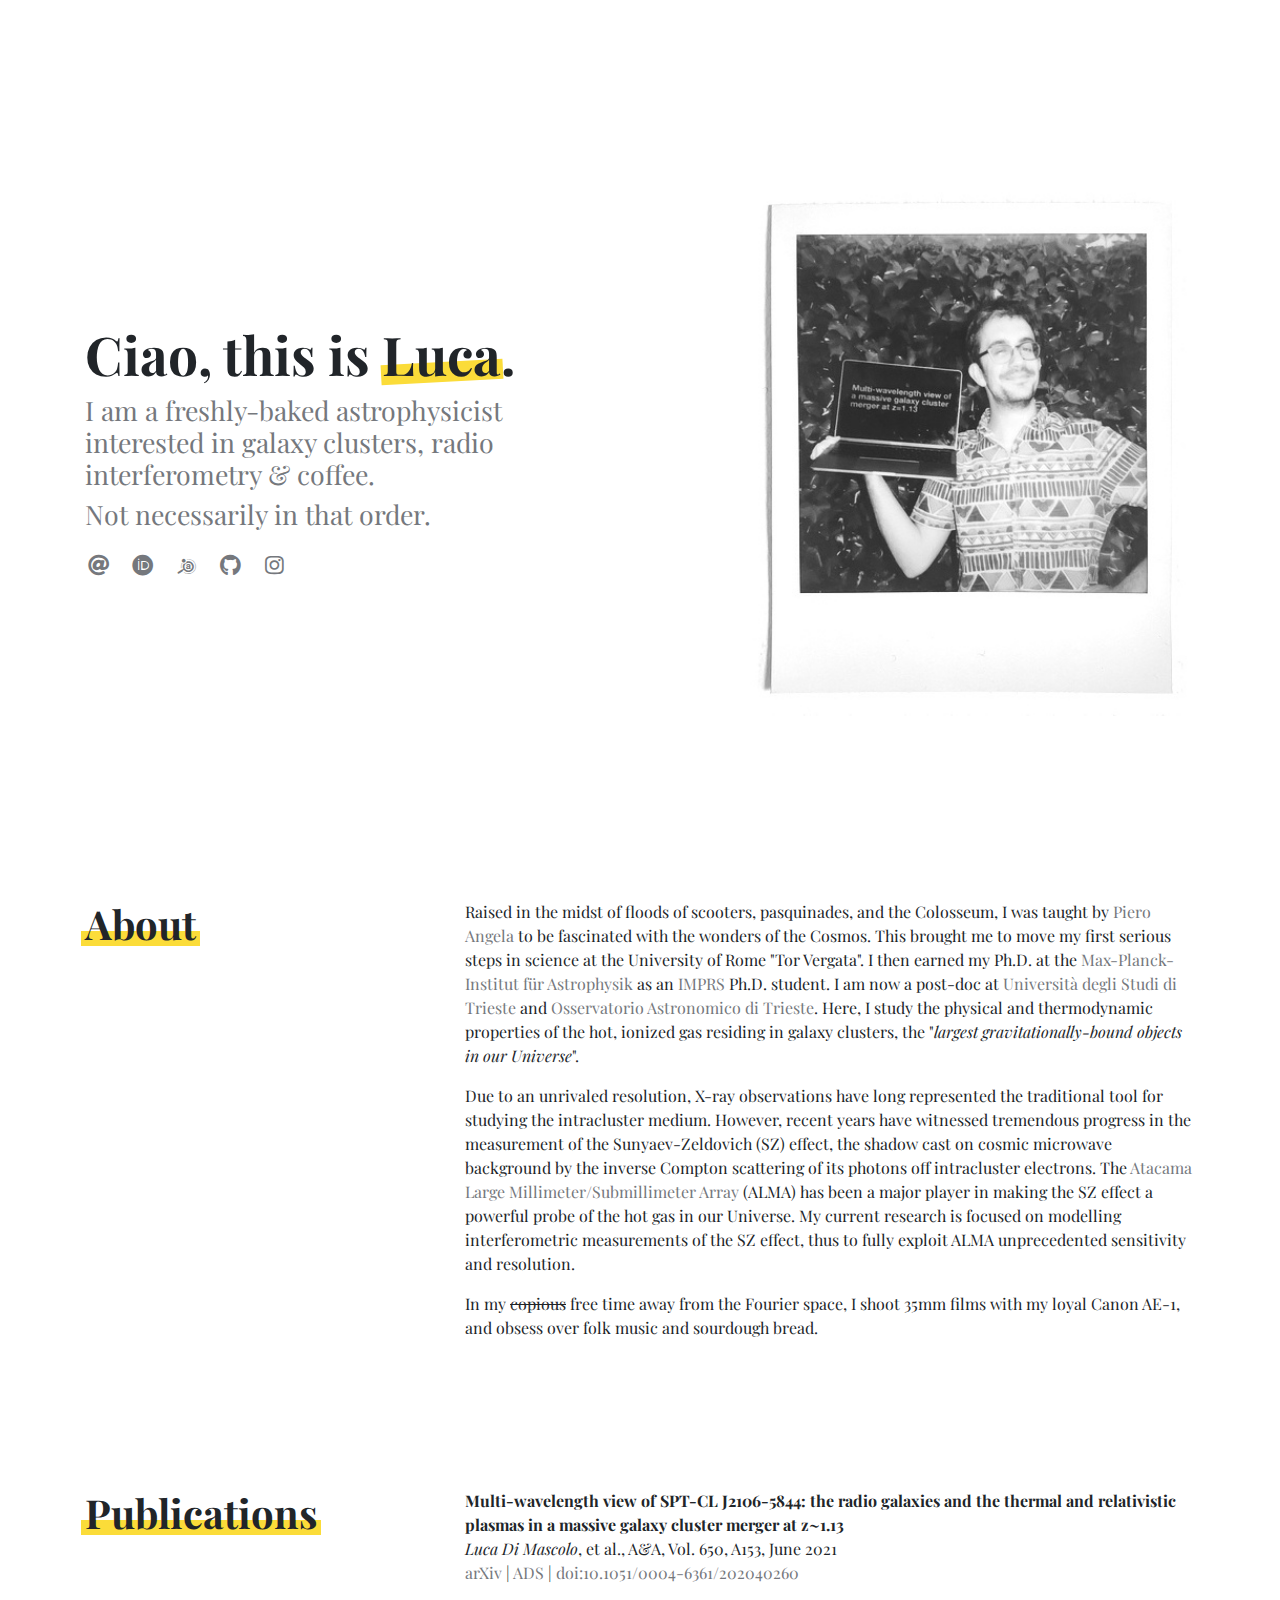
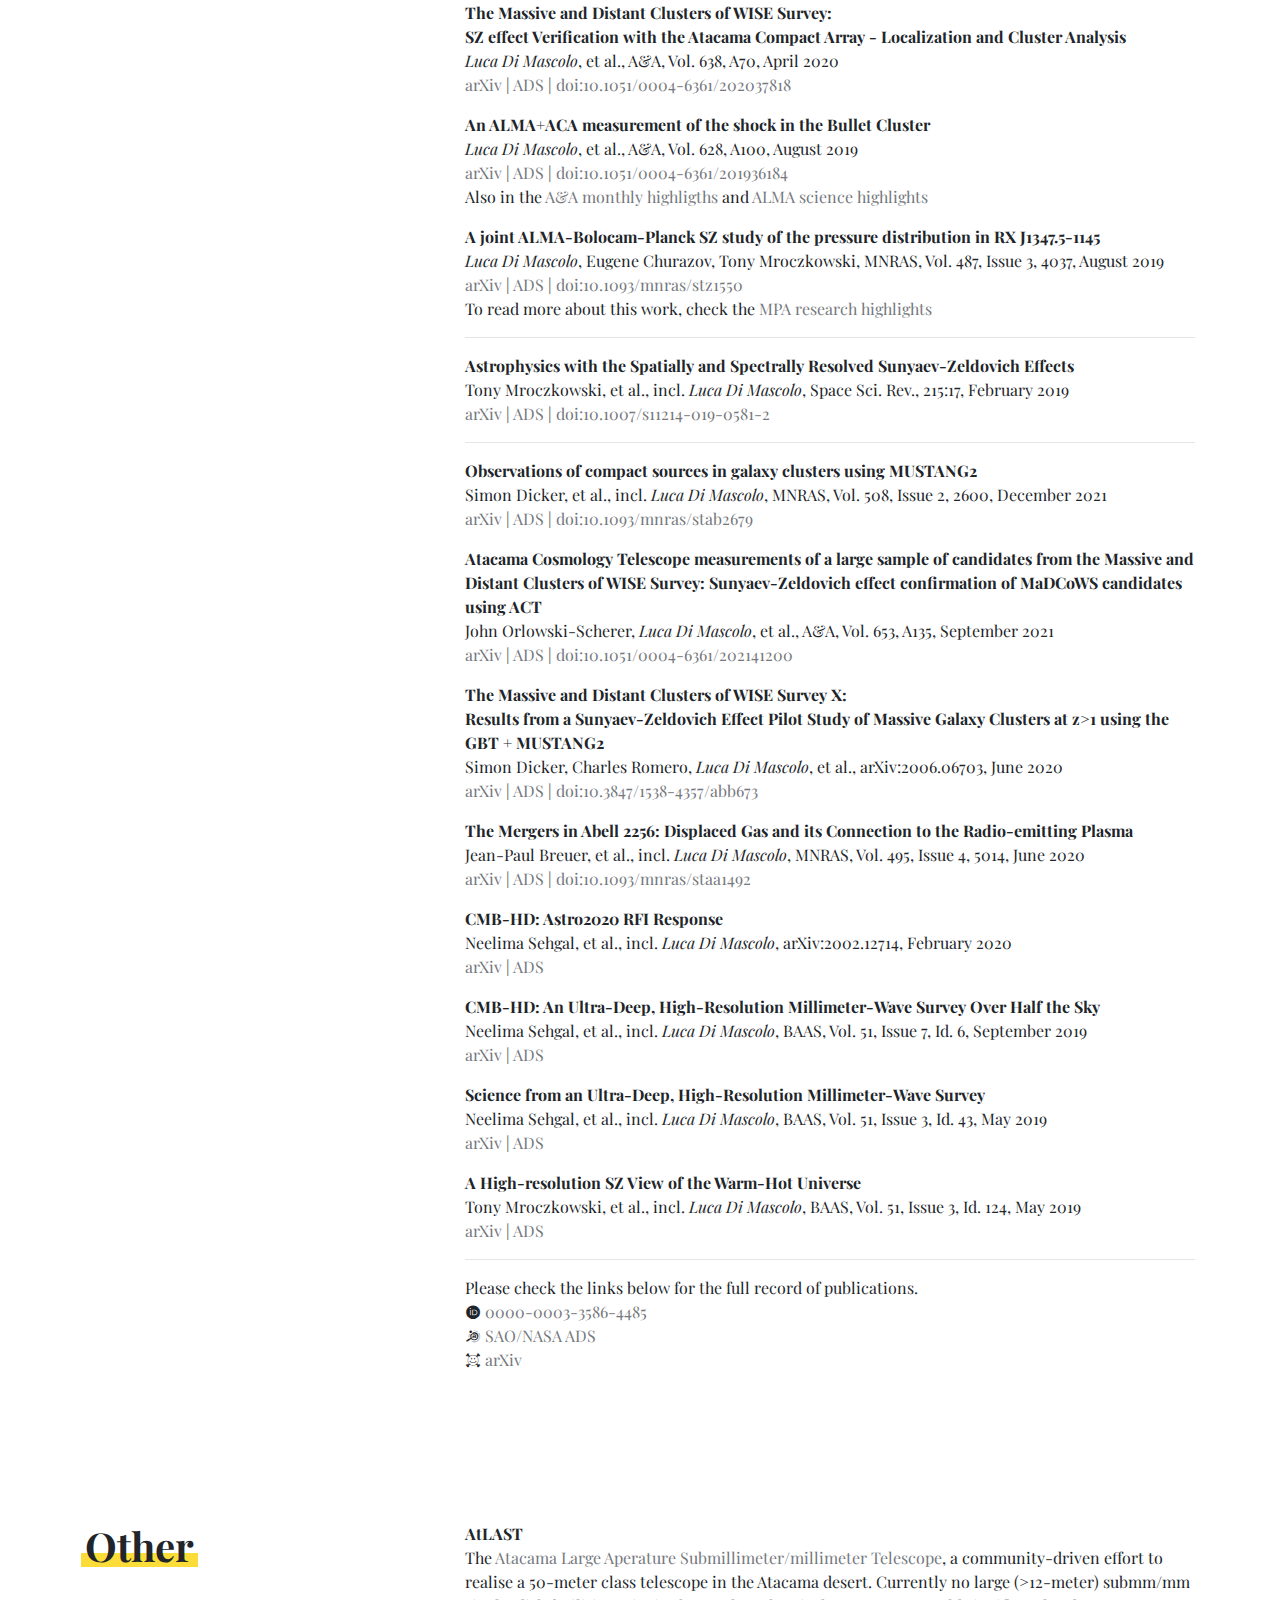
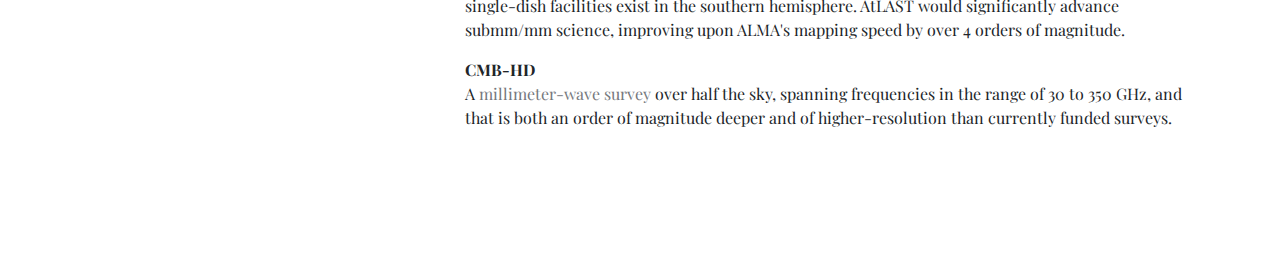
<file: index.html>
<!DOCTYPE html>
<html>
<head>

  <meta charset="utf-8">
  <meta name="viewport" content="width=device-width, initial-scale=1, shrink-to-fit=no">
  <meta name="description" content="">
  <meta name="author" content="">

  <link rel="stylesheet" href="vendor/bootstrap/css/bootstrap.min.css">
  <link rel="stylesheet" href="vendor/academicons/css/academicons.min.css"/>
  <link rel="stylesheet" href="vendor/fontawesome/css/all.css">
  <link rel="stylesheet" href="assets/css/lucadim.css">

  <title>Luca Di Mascolo</title>
</head>
<body>


  <header id="intro">
    <div class="container mx-auto h-100">
      <div class="row h-100">
        <div class="col-md-6 my-auto">
          <h1>Ciao, this is <span class="name">Luca</span>.</h1>
          <h5>I am a freshly-baked astrophysicist interested in galaxy clusters, radio interferometry &amp; coffee.</h5>
          <h5>Not necessarily in that order.</h5>
          <div class="contact">
            <a href="mailto:luca.dimascolo@units.it"><i class="fas fa-at fa-lg fa-fw"></i></a>
            <a href="https://orcid.org/0000-0003-3586-4485"><i class="fab fa-orcid fa-lg fa-fw"></i></a>
            <a href="https://ui.adsabs.harvard.edu/#search/q=orcid%3A0000-0003-3586-4485&sort=date%20desc%2C%20bibcode%20desc&p_=0"><i class="ai ai-ads ai-lg fa-fw"></i></a>
            <a href="http://www.github.com/lucadimascolo"><i class="fab fa-github fa-lg fa-fw"></i></a>
            <a href="https://www.instagram.com/luca.dimascolo"><i class="fab fa-instagram fa-lg fa-fw"></i></a>
          </div>

        </div>
        <div class="col-md-5 offset-md-1 my-auto polaroid"><img src="assets/images/polaroid2021.jpg"></div>
      </div>
    </div>
  </header>

  <section>
    <div class="container">
      <div class="row">
        <div class="col-lg-2 mb-2"><h1><span class="title">About</span></h1></div>
        <div class="col-lg-8 offset-lg-2">
          <p>
            Raised in the midst of floods of scooters, pasquinades, and the Colosseum, I was taught by <a href="https://www.youtube.com/watch?v=s17qFYIHL4A&list=PLFA99507B0FB5A1C5">Piero Angela</a> to be fascinated with the wonders of the Cosmos. This brought me to move my first serious steps in science at the University of Rome "Tor Vergata". I then earned my Ph.D. at the <a href="https://www.mpa-garching.mpg.de">Max-Planck-Institut für Astrophysik</a> as an <a href="https://www.imprs-astro.mpg.de">IMPRS</a> Ph.D. student. I am now a post-doc at <a href="#">Università degli Studi di Trieste</a> and <a href="#">Osservatorio Astronomico di Trieste</a>. Here, I study the physical and thermodynamic properties of the hot, ionized gas residing in galaxy clusters, the "<em>largest gravitationally-bound objects in our Universe</em>".          </p>
          <p>
            Due to an unrivaled resolution, X-ray observations have long represented the traditional tool for studying the intracluster medium. However, recent years have witnessed tremendous progress in the measurement of the Sunyaev-Zeldovich (SZ) effect, the shadow cast on cosmic microwave background by the inverse Compton scattering of its photons off intracluster electrons. The <a href="https://almascience.eso.org">Atacama Large Millimeter/Submillimeter Array</a> (ALMA) has been a major player in making the SZ effect a powerful probe of the hot gas in our Universe. My current research is focused on modelling interferometric measurements of the SZ effect, thus to fully exploit ALMA unprecedented sensitivity and resolution.
          </p>
          <p>
            In my <span class='barred'>copious</span> free time away from the Fourier space, I shoot 35mm films with my loyal Canon AE-1, and obsess over folk music and sourdough bread.
          </p>

        </div>
      </div>
    </div>
  </section>

  <section>
    <div class="container">
      <div class="row">
        <div class="col-lg-2 mb-2"><h1><span class="title">Publications</span></h1></div>
        <div class="col-lg-8 offset-lg-2">
          <p>
            <strong>Multi-wavelength view of SPT-CL J2106-5844: the radio galaxies and the thermal and relativistic plasmas in a massive galaxy cluster merger at z~1.13</strong><br>
            <em>Luca Di Mascolo</em>, et al., A&ampA, Vol. 650, A153, June 2021<br>
            <a href="https://arxiv.org/abs/2101.02216">arXiv</a> |
            <a href="https://ui.adsabs.harvard.edu/abs/2021arXiv210102216D">ADS</a> |
            <a href="https://doi.org/10.1051/0004-6361/202040260">doi:10.1051/0004-6361/202040260</a>
          </p>
          <p>
            <strong>The Massive and Distant Clusters of WISE Survey:<br>SZ effect Verification with the Atacama Compact Array - Localization and Cluster Analysis</strong><br>
            <em>Luca Di Mascolo</em>, et al., A&ampA, Vol. 638, A70, April 2020<br>
            <a href="https://arxiv.org/abs/2004.06728">arXiv</a> | 
            <a href="https://ui.adsabs.harvard.edu/abs/2020A%26A...638A..70D">ADS</a> |
            <a href="https://doi.org/10.1051/0004-6361/202037818">doi:10.1051/0004-6361/202037818</a>
          </p>
          <p>
            <strong>An ALMA+ACA measurement of the shock in the Bullet Cluster</strong><br>
            <em>Luca Di Mascolo</em>, et al., A&ampA, Vol. 628, A100, August 2019<br>
            <a href="https://arxiv.org/abs/1907.07680">arXiv</a> | 
            <a href="https://ui.adsabs.harvard.edu/abs/2019A%26A...628A.100D">ADS</a> | 
            <a href="https://doi.org/10.1051/0004-6361/201936184">doi:10.1051/0004-6361/201936184</a><br>
            Also in the <a href="https://www.aanda.org/component/content/article/179-highlights/2019-highlights/1704-an-alma-aca-measurement-of-the-shock-in-the-bullet-cluster-di-mascolo-et-al">A&ampA monthly highligths</a> and <a href="ahttps://almascience.eso.org/alma-science/science-highlights-an-alma-aca-measurement-of-the-shock-in-the-bullet-cluster">ALMA science highlights</a>
          </p>
          <p>
            <strong>A joint ALMA-Bolocam-Planck SZ study of the pressure distribution in RX J1347.5-1145</strong><br>
            <em>Luca Di Mascolo</em>, Eugene Churazov, Tony Mroczkowski, MNRAS, Vol. 487, Issue 3, 4037, August 2019<br>
            <a href="https://arxiv.org/abs/1812.01034">arXiv</a> | 
            <a href="https://ui.adsabs.harvard.edu/abs/2019MNRAS.487.4037D">ADS</a> |
            <a href="https://doi.org/10.1093/mnras/stz1550">doi:10.1093/mnras/stz1550</a><br>
            To read more about this work, check the <a href="https://www.mpa-garching.mpg.de/653366/hl201904">MPA research highlights</a>
          </p>
          <hr>
          <p>
            <strong>Astrophysics with the Spatially and Spectrally Resolved Sunyaev-Zeldovich Effects</strong><br>
            Tony Mroczkowski, et al., incl. <em>Luca Di Mascolo</em>, Space Sci. Rev., 215:17, February 2019<br>
            <a href="https://arxiv.org/abs/1811.02310">arXiv</a> | 
            <a href="https://ui.adsabs.harvard.edu/#abs/arXiv:1811.02310">ADS</a> |             
            <a href="https://link.springer.com/article/10.1007%2Fs11214-019-0581-2">doi:10.1007/s11214-019-0581-2</a>
          </p>
          <hr>
          <p>
            <strong>Observations of compact sources in galaxy clusters using MUSTANG2</strong><br>
            Simon Dicker, et al., incl. <em>Luca Di Mascolo</em>, MNRAS, Vol. 508, Issue 2, 2600, December 2021<br>
            <a href="https://arxiv.org/abs/2107.06725">arXiv</a> |
            <a href="https://ui.adsabs.harvard.edu/abs/2021arXiv210706725D">ADS</a> | 
            <a href="https://doi.org/10.1093/mnras/stab2679">doi:10.1093/mnras/stab2679</a>
          </p>
          <p>
            <strong>Atacama Cosmology Telescope measurements of a large sample of candidates from the Massive and Distant Clusters of WISE Survey: Sunyaev-Zeldovich effect confirmation of MaDCoWS candidates using ACT</strong><br>
            John Orlowski-Scherer, <em>Luca Di Mascolo</em>, et al., A&ampA, Vol. 653, A135, September 2021<br>
            <a href="https://arxiv.org/abs/2105.00068">arXiv</a> | 
            <a href="https://ui.adsabs.harvard.edu/abs/2021arXiv210500068O">ADS</a> |
            <a href="https://doi.org/10.1051/0004-6361/202141200">doi:10.1051/0004-6361/202141200</a>
          </p>
          <p>
            <strong>The Massive and Distant Clusters of WISE Survey X:<br>Results from a Sunyaev-Zeldovich Effect Pilot Study of Massive Galaxy Clusters at z>1 using the GBT + MUSTANG2</strong><br>
            Simon Dicker, Charles Romero, <em>Luca Di Mascolo</em>, et al., arXiv:2006.06703, June 2020<br>
            <a href="https://arxiv.org/abs/2006.06703">arXiv</a> | 
            <a href="https://ui.adsabs.harvard.edu/abs/2020ApJ...902..144D">ADS</a> | 
            <a href="https://doi.org/10.3847/1538-4357/abb673">doi:10.3847/1538-4357/abb673</a>
          </p>
          <p>
            <strong>The Mergers in Abell 2256: Displaced Gas and its Connection to the Radio-emitting Plasma</strong><br>
            Jean-Paul Breuer, et al., incl. <em>Luca Di Mascolo</em>, MNRAS, Vol. 495, Issue 4, 5014, June 2020<br>
            <a href="https://arxiv.org/abs/2005.10263">arXiv</a> | 
            <a href="https://ui.adsabs.harvard.edu/abs/2020arXiv200510263B">ADS</a> |
            <a href="https://doi.org/10.1093/mnras/staa1492">doi:10.1093/mnras/staa1492</a>
          </p>
          <p>
            <strong>CMB-HD:  Astro2020 RFI Response</strong><br>
            Neelima Sehgal, et al., incl. <em>Luca Di Mascolo</em>, arXiv:2002.12714, February 2020<br>
            <a href="https://arxiv.org/abs/2002.12714">arXiv</a> | 
            <a href="https://ui.adsabs.harvard.edu/abs/2020arXiv200212714S">ADS</a>
          </p>
          <p>
            <strong>CMB-HD: An Ultra-Deep, High-Resolution Millimeter-Wave Survey Over Half the Sky</strong><br>
            Neelima Sehgal, et al., incl. <em>Luca Di Mascolo</em>, BAAS, Vol. 51, Issue 7, Id. 6, September 2019<br>
            <a href="https://arxiv.org/abs/1906.10134">arXiv</a> | 
            <a href="https://ui.adsabs.harvard.edu/#abs/arXiv:1906.10134">ADS</a>
          </p>
          <p>
            <strong>Science from an Ultra-Deep, High-Resolution Millimeter-Wave Survey</strong><br>
            Neelima Sehgal, et al., incl. <em>Luca Di Mascolo</em>, BAAS, Vol. 51, Issue 3, Id. 43, May 2019<br>
            <a href="https://arxiv.org/abs/1903.03263">arXiv</a> | 
            <a href="https://ui.adsabs.harvard.edu/#abs/arXiv:1903.03263">ADS</a>
          </p>
          <p>
            <strong>A High-resolution SZ View of the Warm-Hot Universe</strong><br>
            Tony Mroczkowski, et al., incl. <em>Luca Di Mascolo</em>, BAAS, Vol. 51, Issue 3, Id. 124, May 2019<br>
            <a href="https://arxiv.org/abs/1903.02595">arXiv</a> | 
            <a href="https://ui.adsabs.harvard.edu/#abs/2019arXiv190302595M/abstract">ADS</a>
          </p>
          <hr>
          <p>
            Please check the links below for the full record of publications. <br>
            <i class="ai ai-orcid"></i> <a href="https://orcid.org/0000-0003-3586-4485"> 0000-0003-3586-4485 </a><br>
            <i class="ai ai-ads"></i> <a href="https://ui.adsabs.harvard.edu/#search/q=orcid%3A0000-0003-3586-4485&sort=date%20desc%2C%20bibcode%20desc&p_=0"> SAO/NASA ADS </a><br>
            <i class="ai ai-arxiv"></i> <a href="https://arxiv.org/search/?searchtype=author&query=Di+Mascolo%2C+L"> arXiv </a>
          </p>
        </div>
      </div>
    </div>    
  </section>

  <section>
    <div class="container">
      <div class="row">
        <div class="col-lg-2 mb-2"><h1><span class="title">Other</span></h1></div>
        <div class="col-lg-8 offset-lg-2">
          <p>
            <strong>AtLAST</strong><br>
            The <a href="http://atlast-telescope.org">Atacama Large Aperature Submillimeter/millimeter Telescope</a>, a community-driven effort to realise a 50-meter class telescope in the Atacama desert. Currently no large (>12-meter) submm/mm single-dish facilities exist in the southern hemisphere. AtLAST would significantly advance submm/mm science, improving upon ALMA's mapping speed by over 4 orders of magnitude.
          </p>
          <p>
            <strong>CMB-HD</strong><br>
            A <a href="https://cmb-hd.org">millimeter-wave survey</a> over half the sky, spanning frequencies in the range of 30 to 350 GHz, and that is both an order of magnitude deeper and of higher-resolution than currently funded surveys.
          </p>
        </div>
      </div>
    </div>
  </section>


  <script src="vendor/bootstrap/js/bootstrap.bundle.min.js"></script>
</body>
</html>
</file>
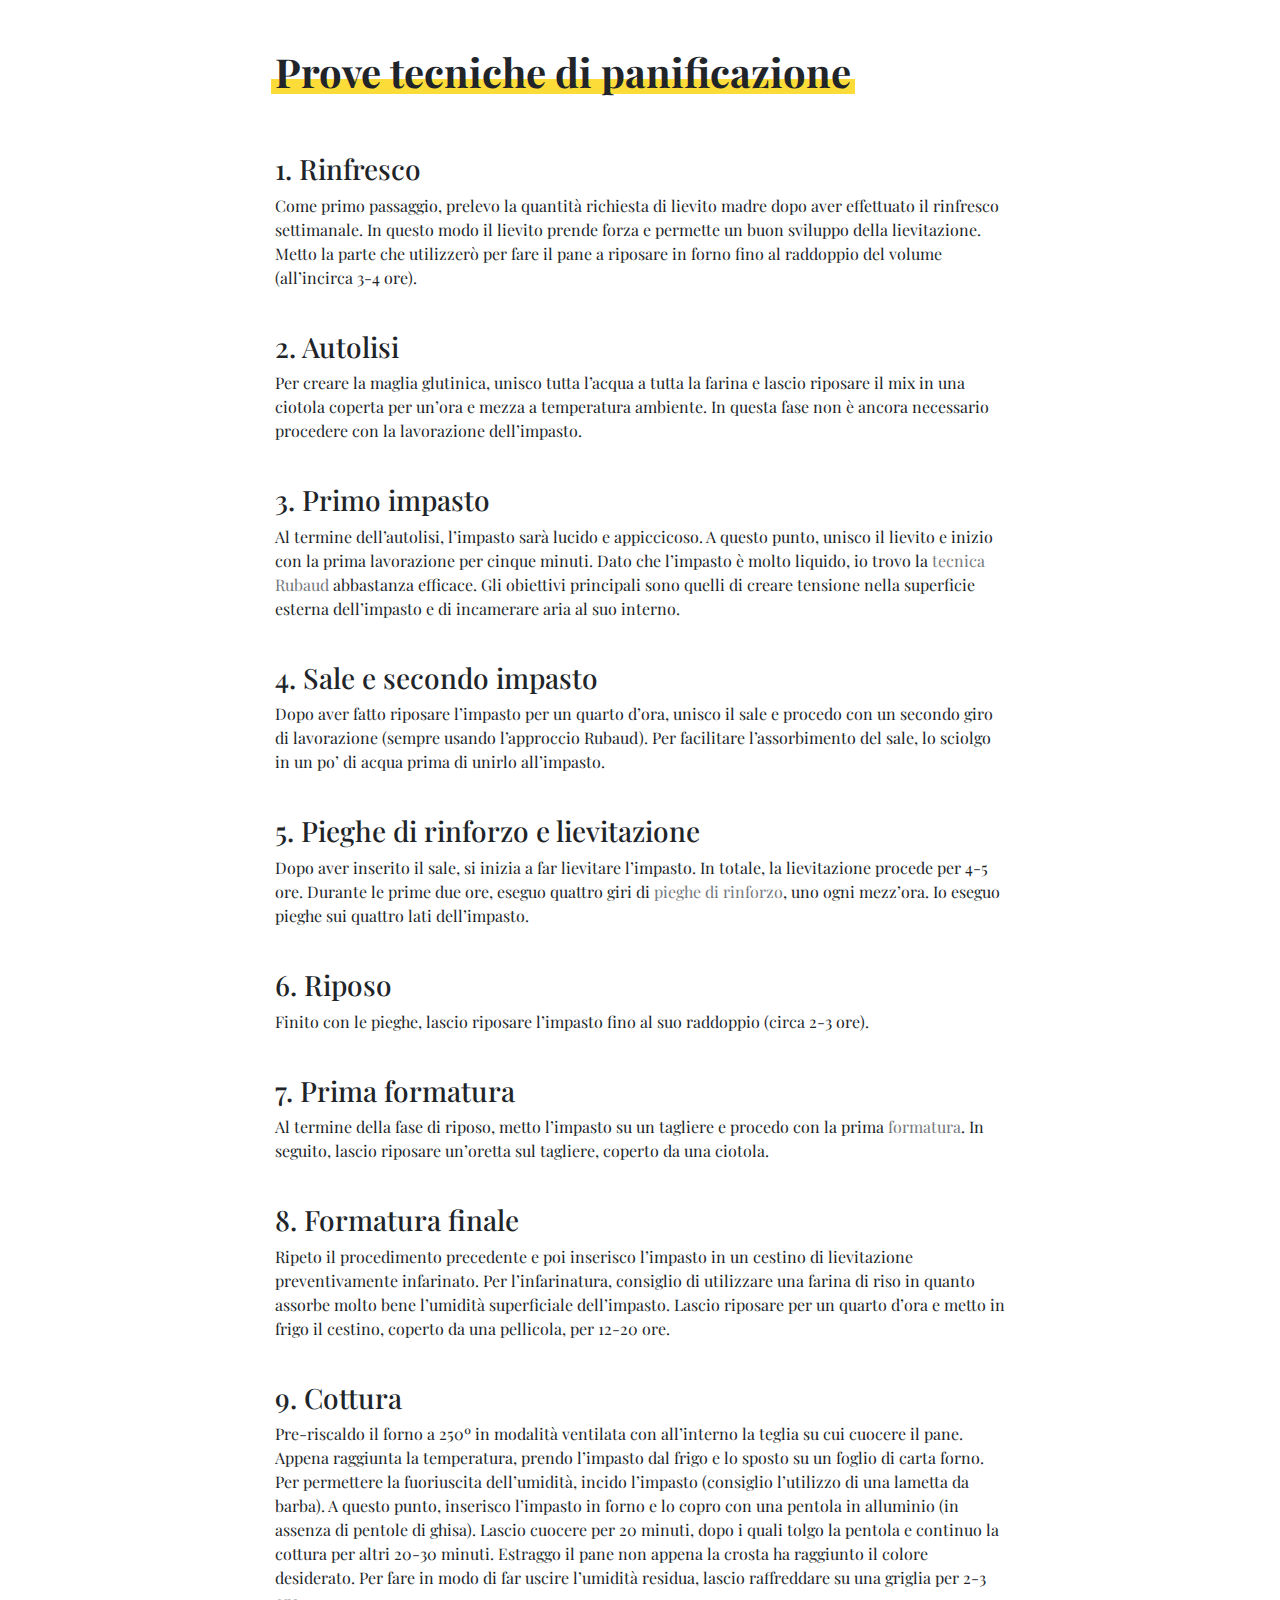
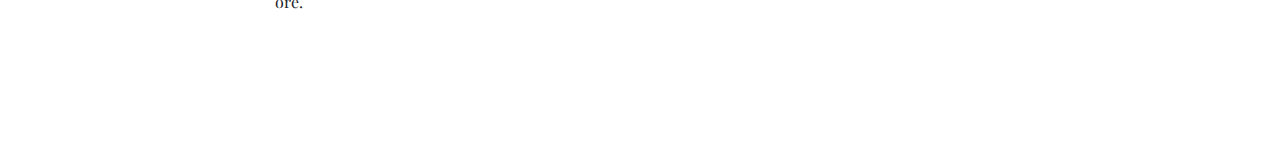
<file: bread.html>
<!DOCTYPE html>
<html>
<head>

  <meta charset="utf-8">
  <meta name="viewport" content="width=device-width, initial-scale=1, shrink-to-fit=no">
  <meta name="description" content="">
  <meta name="author" content="">

  <link rel="stylesheet" href="vendor/bootstrap/css/bootstrap.min.css">
  <link rel="stylesheet" href="vendor/academicons/css/academicons.min.css"/>
  <link rel="stylesheet" href="vendor/fontawesome/css/all.css">
  <link rel="stylesheet" href="assets/css/lucadim.css">

  <title>Luca Di Mascolo</title>
</head>
<body>

  <section>
    <div class="container">
      <div class="row">
        <div class="col-lg-8 offset-lg-2 mt-5">
          <h1><span class="title">Prove tecniche di </span><span class="title">panificazione</span></h1>
        </div>
      </div>
      <div class="row">
        <div class="col-lg-8 offset-lg-2 mt-5">
          <h3>1. Rinfresco</h3>
          <p>          
            Come primo passaggio, prelevo la quantità richiesta di lievito madre dopo aver effettuato il rinfresco settimanale. In questo modo il lievito prende forza e permette un buon sviluppo della lievitazione. Metto la parte che utilizzerò per fare il pane a riposare in forno fino al raddoppio del volume (all’incirca 3-4 ore).
          </p>
        </div>
      </div>
      <div class="row">
        <div class="col-lg-8 offset-lg-2 mt-4">
          <h3>2. Autolisi</h3>
          <p>
            Per creare la maglia glutinica, unisco tutta l’acqua a tutta la farina e lascio riposare il mix in una ciotola coperta per un’ora e mezza a temperatura ambiente. In questa fase non è ancora necessario procedere con la lavorazione dell’impasto.
          </p>
        </div>
      </div>
      <div class="row">
        <div class="col-lg-8 offset-lg-2 mt-4">
          <h3>3. Primo impasto</h3>
          <p>
            Al termine dell’autolisi, l’impasto sarà lucido e appiccicoso. A questo punto, unisco il lievito e inizio con la prima lavorazione per cinque minuti. Dato che l’impasto è molto liquido, io trovo la <a href="https://www.instagram.com/p/B8GFl9kp7ky">tecnica Rubaud</a> abbastanza efficace.
            Gli obiettivi principali sono quelli di creare tensione nella superficie esterna dell’impasto e di incamerare aria al suo interno. 
          </p>
        </div>
      </div>
      <div class="row">
        <div class="col-lg-8 offset-lg-2 mt-4">
          <h3>4. Sale e secondo impasto</h3>
          <p>
            Dopo aver fatto riposare l’impasto per un quarto d’ora, unisco il sale e procedo con un secondo giro di lavorazione (sempre usando l’approccio Rubaud). Per facilitare l’assorbimento del sale, lo sciolgo in un po’ di acqua prima di unirlo all’impasto. 
          </p>
        </div>
      </div>
      <div class="row">
        <div class="col-lg-8 offset-lg-2 mt-4">
          <h3>5. Pieghe di rinforzo e lievitazione</h3>
          <p>
            Dopo aver inserito il sale, si inizia a far lievitare l’impasto. In totale, la lievitazione procede per 4-5 ore. Durante le prime due ore, eseguo quattro giri di <a href="https://www.instagram.com/p/B6Vu1q_pi1t">pieghe di rinforzo</a>, uno ogni mezz’ora. Io eseguo pieghe sui quattro lati dell’impasto.
          </p>
        </div>
      </div>
      <div class="row">
        <div class="col-lg-8 offset-lg-2 mt-4">
          <h3>6. Riposo</h3>
          <p>
            Finito con le pieghe, lascio riposare l’impasto fino al suo raddoppio (circa 2-3 ore).
          </p>
        </div>
      </div>
      <div class="row">
        <div class="col-lg-8 offset-lg-2 mt-4">
          <h3>7. Prima formatura</h3>
          <p>
            Al termine della fase di riposo, metto l’impasto su un tagliere e procedo con la prima <a href="https://www.youtube.com/watch?v=IWA0RAAsBHg">formatura</a>. In seguito, lascio riposare un’oretta sul tagliere, coperto da una ciotola.
          </p>
        </div>
      </div>
      <div class="row">
        <div class="col-lg-8 offset-lg-2 mt-4">
          <h3>8. Formatura finale</h3>
          <p>
            Ripeto il procedimento precedente e poi inserisco l’impasto in un cestino di lievitazione preventivamente infarinato. Per l’infarinatura, consiglio di utilizzare una farina di riso in quanto assorbe molto bene l’umidità superficiale dell’impasto. Lascio riposare per un quarto d’ora e metto in frigo il cestino, coperto da una pellicola, per 12-20 ore.
          </p>
        </div>
      </div>
      <div class="row">
        <div class="col-lg-8 offset-lg-2 mt-4">
          <h3>9. Cottura</h3>
          <p>
            Pre-riscaldo il forno a 250º in modalità ventilata con all’interno la teglia su cui cuocere il pane. Appena raggiunta la temperatura, prendo l’impasto dal frigo e lo sposto su un foglio di carta forno. Per permettere la fuoriuscita dell’umidità, incido l’impasto (consiglio l’utilizzo di una lametta da barba). A questo punto, inserisco l’impasto in forno e lo copro con una pentola in alluminio (in assenza di pentole di ghisa). Lascio cuocere per 20 minuti, dopo i quali tolgo la pentola e continuo la cottura per altri 20-30 minuti. Estraggo il pane non appena la crosta ha raggiunto il colore desiderato. Per fare in modo di far uscire l’umidità residua, lascio raffreddare su una griglia per 2-3 ore. 
          </p>
        </div>
      </div>
    </div>
  </section>

  <script src="vendor/bootstrap/js/bootstrap.bundle.min.js"></script>
</body>
</html>
</file>
<file: assets/css/lucadim.css>
@import url('https://fonts.googleapis.com/css?family=Playfair+Display:400,700,800,900&display=swap');

:root {
  --peach:      #E0AD8F;
  --yellow:     #FBDC39;
  --light-grey: #75787D;
  --main: var(--yellow);
}

html, body {
  border:  0;
  margin:  0;
  padding: 0;
}

body {
  font-family: 'Playfair Display', sans-serif;
}

header {height: 100vh;}

header h5 {font-size: 20pt; font-weight: 400; color: var(--light-grey)}
header h1 {font-size: 40pt; font-weight: 700}

header img {width: 100%;}

header .contact {
  margin-top: 18pt;
}

section .container {margin-bottom: 100pt;}
section h1 {font-weight: 700}

section span.barred{
  text-decoration: line-through;
}

@media screen and (max-width: 768px) {
  .polaroid {display: none;}
}

.name {
   z-index: 2;
  position: relative;
     color: inherit;
}

.name::before {
    position: absolute;
     z-index:       -1;
        left:     -1pt;
      bottom:      10%;
      height:      28%;
       width: calc(100% + 2pt);
  background:      var(--main);
   transform: rotate(-3.00deg);
     content:       '';
}

.title {
   z-index: 2;
  position: relative;
     color: inherit;
}

.title::before {
    position: absolute;
     z-index:       -1;
        left:     -3pt;
      bottom:       8%;
      height:      28%;
       width: calc(100% + 6pt);
  background:      var(--main);
     content:       '';
}

a {
  color: var(--light-grey);
  text-decoration: none;
  -webkit-transition: all 0.20s ease-in-out;
     -moz-transition: all 0.20s ease-in-out;
      -ms-transition: all 0.20s ease-in-out;
          transition: all 0.20s ease-in-out;
}

a::before {
  background: none;
  text-decoration: none;
}

a:hover {
  color:  var(--main);
  text-decoration: none;
  -webkit-transition: all 0.20s ease-in-out;
     -moz-transition: all 0.20s ease-in-out;
      -ms-transition: all 0.20s ease-in-out;
          transition: all 0.20s ease-in-out;
}

a i {
     font-size: 15pt;
  margin-right: 10pt;
}
</file>
<file: vendor/academicons/css/academicons.min.css>
.ai-ul,.fa-ul{list-style-type:none}.ai-li,.fa-li{top:.14285714em;text-align:center}.ai-fw,.ai-li,.fa-fw,.fa-li{text-align:center}.ai.fa-pull-left,.fa.fa-pull-left{margin-right:.3em}@font-face{font-family:Academicons;src:url(../fonts/academicons.eot?v=1.8.6);src:url(../fonts/academicons.eot?v=1.8.6) format('embedded-opentype'),url(../fonts/academicons.ttf?v=1.8.6) format('truetype'),url(../fonts/academicons.woff?v=1.8.6) format('woff'),url(../fonts/academicons.svg?v=1.8.6#academicons) format('svg');font-weight:400;font-style:normal}.ai{display:inline-block;font:normal normal normal 14px/1 Academicons;font-size:inherit;text-rendering:auto;-webkit-font-smoothing:antialiased;-moz-osx-font-smoothing:grayscale}.ai-lg,.fa-lg{line-height:.75em;vertical-align:-15%}.ai-academia:before{content:"\e9af"}.ai-academia-square:before{content:"\e93d"}.ai-acclaim:before{content:"\e92e"}.ai-acclaim-square:before{content:"\e93a"}.ai-acm:before{content:"\e93c"}.ai-acm-square:before{content:"\e95d"}.ai-acmdl:before{content:"\e96a"}.ai-acmdl-square:before{content:"\e9d3"}.ai-ads:before{content:"\e9cb"}.ai-ads-square:before{content:"\e94a"}.ai-arxiv:before{content:"\e974"}.ai-arxiv-square:before{content:"\e9a6"}.ai-biorxiv:before{content:"\e9a2"}.ai-biorxiv-square:before{content:"\e98b"}.ai-ceur:before{content:"\e96d"}.ai-ceur-square:before{content:"\e92f"}.ai-coursera:before{content:"\e95f"}.ai-coursera-square:before{content:"\e97f"}.ai-cv:before{content:"\e9a5"}.ai-cv-square:before{content:"\e90a"}.ai-dataverse:before{content:"\e9f7"}.ai-dataverse-square:before{content:"\e9e4"}.ai-dblp:before{content:"\e94f"}.ai-dblp-square:before{content:"\e93f"}.ai-depsy:before{content:"\e97a"}.ai-depsy-square:before{content:"\e94b"}.ai-doi:before{content:"\e97e"}.ai-doi-square:before{content:"\e98f"}.ai-dryad:before{content:"\e97c"}.ai-dryad-square:before{content:"\e98c"}.ai-figshare:before{content:"\e981"}.ai-figshare-square:before{content:"\e9e7"}.ai-google-scholar:before{content:"\e9d4"}.ai-google-scholar-square:before{content:"\e9f9"}.ai-ideas-repec:before{content:"\e9ed"}.ai-ideas-repec-square:before{content:"\e9f8"}.ai-ieee:before{content:"\e929"}.ai-ieee-square:before{content:"\e9b9"}.ai-impactstory:before{content:"\e9cf"}.ai-impactstory-square:before{content:"\e9aa"}.ai-inspire:before{content:"\e9e9"}.ai-inspire-square:before{content:"\e9fe"}.ai-lattes:before{content:"\e9b3"}.ai-lattes-square:before{content:"\e99c"}.ai-mathoverflow:before{content:"\e9f6"}.ai-mathoverflow-square:before{content:"\e97b"}.ai-mendeley:before{content:"\e9f0"}.ai-mendeley-square:before{content:"\e9f3"}.ai-open-access:before{content:"\e939"}.ai-open-access-square:before{content:"\e9f4"}.ai-orcid:before{content:"\e9d9"}.ai-orcid-square:before{content:"\e9c3"}.ai-osf:before{content:"\e9ef"}.ai-osf-square:before{content:"\e931"}.ai-overleaf:before{content:"\e914"}.ai-overleaf-square:before{content:"\e98d"}.ai-philpapers:before{content:"\e98a"}.ai-philpapers-square:before{content:"\e96f"}.ai-piazza:before{content:"\e99a"}.ai-piazza-square:before{content:"\e90c"}.ai-publons:before{content:"\e937"}.ai-publons-square:before{content:"\e94e"}.ai-pubmed:before{content:"\e99f"}.ai-pubmed-square:before{content:"\e97d"}.ai-researcherid:before{content:"\e91a"}.ai-researcherid-square:before{content:"\e95c"}.ai-researchgate:before{content:"\e95e"}.ai-researchgate-square:before{content:"\e99e"}.ai-scirate:before{content:"\e98e"}.ai-scirate-square:before{content:"\e99d"}.ai-semantic-scholar:before{content:"\e96e"}.ai-semantic-scholar-square:before{content:"\e96c"}.ai-springer:before{content:"\e928"}.ai-springer-square:before{content:"\e99b"}.ai-zotero:before{content:"\e962"}.ai-zotero-square:before{content:"\e932"}.ai-lg{font-size:1.33333333em}.ai-2x{font-size:2em}.ai-3x{font-size:3em}.ai-4x{font-size:4em}.ai-5x{font-size:5em}.ai-fw{width:1.28571429em}.ai-ul{padding-left:0;margin-left:2.14285714em}.ai-ul>li{position:relative}.ai-li{position:absolute;left:-2.14285714em;width:2.14285714em}.ai-li.fa-lg{left:-1.85714286em}.ai-border{padding:.2em .25em .15em;border:.08em solid #eee;border-radius:.1em}.ai-pull-left{float:left}.ai-pull-right{float:right}.ai.fa-pull-right{margin-left:.3em}.fa-lg{font-size:1.33333333em}.fa-2x{font-size:2em}.fa-3x{font-size:3em}.fa-4x{font-size:4em}.fa-5x{font-size:5em}.fa-fw{width:1.28571429em}.fa-ul{padding-left:0;margin-left:2.14285714em}.fa-ul>li{position:relative}.fa-li{position:absolute;left:-2.14285714em;width:2.14285714em}.fa-li.fa-lg{left:-1.85714286em}.fa-border{padding:.2em .25em .15em;border:.08em solid #eee;border-radius:.1em}.fa-pull-left{float:left}.fa-pull-right{float:right}.fa.fa-pull-right{margin-left:.3em}
</file>
